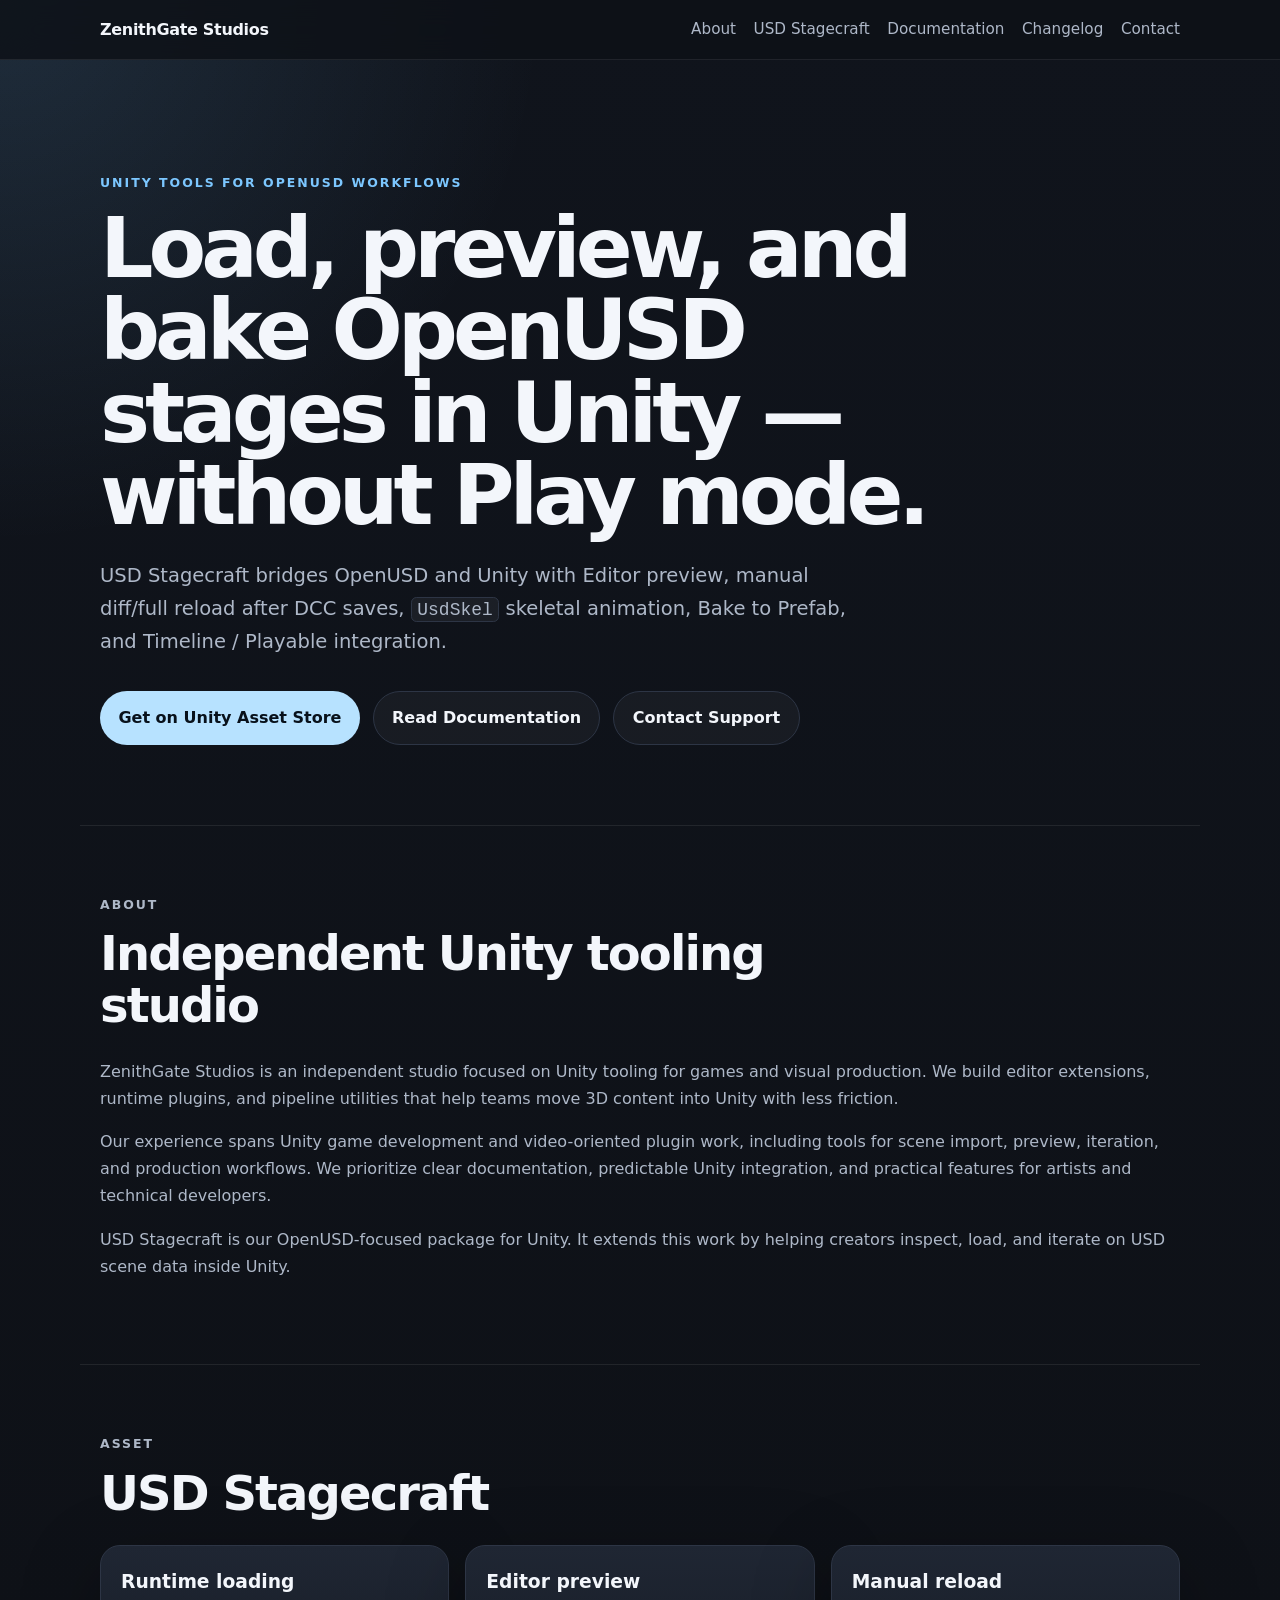
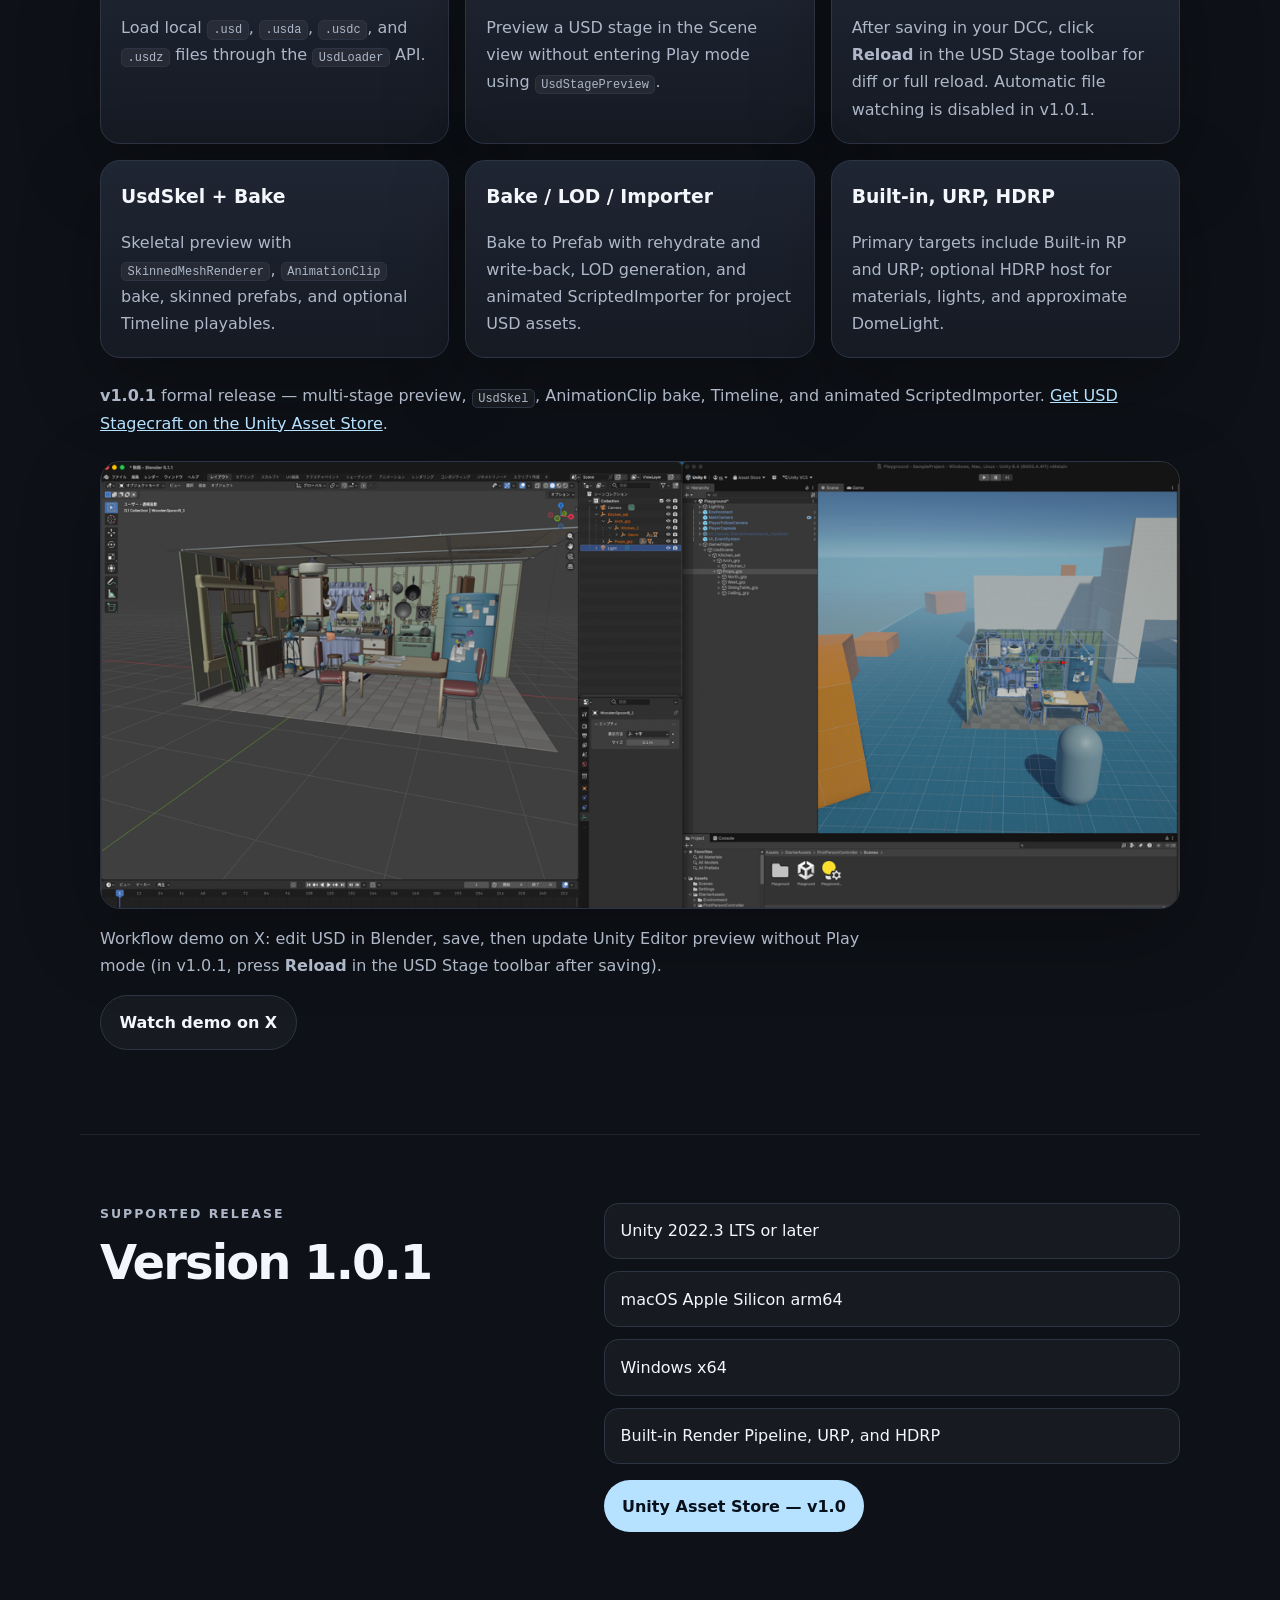
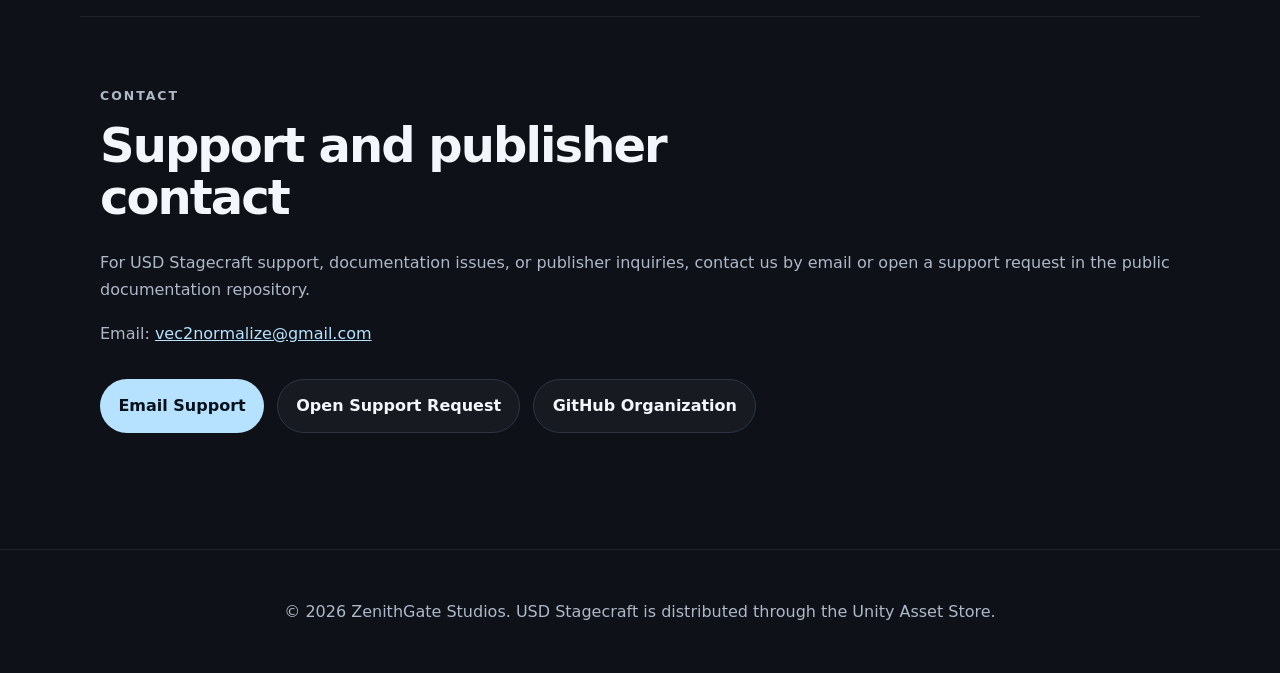
<file: index.html>
<!doctype html>
<html lang="en">
<head>
  <meta charset="utf-8">
  <meta name="viewport" content="width=device-width, initial-scale=1">
  <title>ZenithGate Studios | USD Stagecraft</title>
  <meta name="description" content="USD Stagecraft v1.0 — OpenUSD runtime loading, Editor preview, manual reload, UsdSkel, Bake to Prefab, and Timeline for Unity.">
  <link rel="stylesheet" href="styles.css">
</head>
<body>
  <header class="site-header">
    <nav class="nav" aria-label="Primary navigation">
      <a class="brand" href="index.html">ZenithGate Studios</a>
      <div class="nav-links">
        <a href="#about">About</a>
        <a href="#asset">USD Stagecraft</a>
        <a href="documentation.html">Documentation</a>
        <a href="changelog.html">Changelog</a>
        <a href="#contact">Contact</a>
      </div>
    </nav>
  </header>

  <main>
    <section class="hero">
      <p class="eyebrow">Unity tools for OpenUSD workflows</p>
      <h1>Load, preview, and bake OpenUSD stages in Unity — without Play mode.</h1>
      <p class="hero-copy">
        USD Stagecraft bridges OpenUSD and Unity with Editor preview, manual diff/full reload after DCC saves,
        <code>UsdSkel</code> skeletal animation, Bake to Prefab, and Timeline / Playable integration.
      </p>
      <div class="actions">
        <a class="button primary" href="https://assetstore.unity.com/packages/tools/integration/usd-stagecraft-377054" rel="noopener" target="_blank">Get on Unity Asset Store</a>
        <a class="button secondary" href="documentation.html">Read Documentation</a>
        <a class="button secondary" href="#contact">Contact Support</a>
      </div>
    </section>

    <section id="about" class="section">
      <div class="section-heading">
        <p class="eyebrow">About</p>
        <h2>Independent Unity tooling studio</h2>
      </div>
      <p>
        ZenithGate Studios is an independent studio focused on Unity tooling for games and visual
        production. We build editor extensions, runtime plugins, and pipeline utilities that help
        teams move 3D content into Unity with less friction.
      </p>
      <p>
        Our experience spans Unity game development and video-oriented plugin work, including tools
        for scene import, preview, iteration, and production workflows. We prioritize clear
        documentation, predictable Unity integration, and practical features for artists and
        technical developers.
      </p>
      <p>
        USD Stagecraft is our OpenUSD-focused package for Unity. It extends this work by helping
        creators inspect, load, and iterate on USD scene data inside Unity.
      </p>
    </section>

    <section id="asset" class="section">
      <div class="section-heading">
        <p class="eyebrow">Asset</p>
        <h2>USD Stagecraft</h2>
      </div>
      <div class="card-grid">
        <article class="card">
          <h3>Runtime loading</h3>
          <p>Load local <code>.usd</code>, <code>.usda</code>, <code>.usdc</code>, and <code>.usdz</code> files through the <code>UsdLoader</code> API.</p>
        </article>
        <article class="card">
          <h3>Editor preview</h3>
          <p>Preview a USD stage in the Scene view without entering Play mode using <code>UsdStagePreview</code>.</p>
        </article>
        <article class="card">
          <h3>Manual reload</h3>
          <p>After saving in your DCC, click <strong>Reload</strong> in the USD Stage toolbar for diff or full reload. Automatic file watching is disabled in v1.0.1.</p>
        </article>
        <article class="card">
          <h3>UsdSkel + Bake</h3>
          <p>Skeletal preview with <code>SkinnedMeshRenderer</code>, <code>AnimationClip</code> bake, skinned prefabs, and optional Timeline playables.</p>
        </article>
        <article class="card">
          <h3>Bake / LOD / Importer</h3>
          <p>Bake to Prefab with rehydrate and write-back, LOD generation, and animated ScriptedImporter for project USD assets.</p>
        </article>
        <article class="card">
          <h3>Built-in, URP, HDRP</h3>
          <p>Primary targets include Built-in RP and URP; optional HDRP host for materials, lights, and approximate DomeLight.</p>
        </article>
      </div>
      <p style="margin-top: 1.5rem;">
        <strong>v1.0.1</strong> formal release — multi-stage preview, <code>UsdSkel</code>, AnimationClip bake, Timeline, and animated ScriptedImporter.
        <a href="https://assetstore.unity.com/packages/tools/integration/usd-stagecraft-377054" rel="noopener" target="_blank">Get USD Stagecraft on the Unity Asset Store</a>.
      </p>
      <div class="demo-card">
        <a href="https://x.com/nagii123/status/2073392599000613274" rel="noopener" target="_blank">
          <img src="images/usd-stagecraft-v0.2-demo-thumbnail.png" alt="USD Stagecraft demo: Blender USD edit updates Unity Editor without Play mode">
        </a>
        <p>
          Workflow demo on X: edit USD in Blender, save, then update Unity Editor preview without Play mode
          (in v1.0.1, press <strong>Reload</strong> in the USD Stage toolbar after saving).
        </p>
        <p>
          <a class="button secondary" href="https://x.com/nagii123/status/2073392599000613274" rel="noopener" target="_blank">Watch demo on X</a>
        </p>
      </div>
    </section>

    <section class="section split">
      <div>
        <p class="eyebrow">Supported release</p>
        <h2>Version 1.0.1</h2>
      </div>
      <div>
        <ul class="check-list">
          <li>Unity 2022.3 LTS or later</li>
          <li>macOS Apple Silicon arm64</li>
          <li>Windows x64</li>
          <li>Built-in Render Pipeline, URP, and HDRP</li>
        </ul>
        <p style="margin-top: 1rem;">
          <a class="button primary" href="https://assetstore.unity.com/packages/tools/integration/usd-stagecraft-377054" rel="noopener" target="_blank">Unity Asset Store — v1.0</a>
        </p>
      </div>
    </section>

    <section id="contact" class="section contact">
      <div class="section-heading">
        <p class="eyebrow">Contact</p>
        <h2>Support and publisher contact</h2>
      </div>
      <p>
        For USD Stagecraft support, documentation issues, or publisher inquiries, contact us by email
        or open a support request in the public documentation repository.
      </p>
      <p>
        Email: <a href="mailto:vec2normalize@gmail.com">vec2normalize@gmail.com</a>
      </p>
      <div class="actions">
        <a class="button primary" href="mailto:vec2normalize@gmail.com">Email Support</a>
        <a class="button secondary" href="https://github.com/ZenithGateStudios/unity-usd-stagecraft-docs/issues/new">Open Support Request</a>
        <a class="button secondary" href="https://github.com/ZenithGateStudios">GitHub Organization</a>
      </div>
    </section>
  </main>

  <footer class="site-footer">
    <p>&copy; 2026 ZenithGate Studios. USD Stagecraft is distributed through the Unity Asset Store.</p>
  </footer>
</body>
</html>
</file>
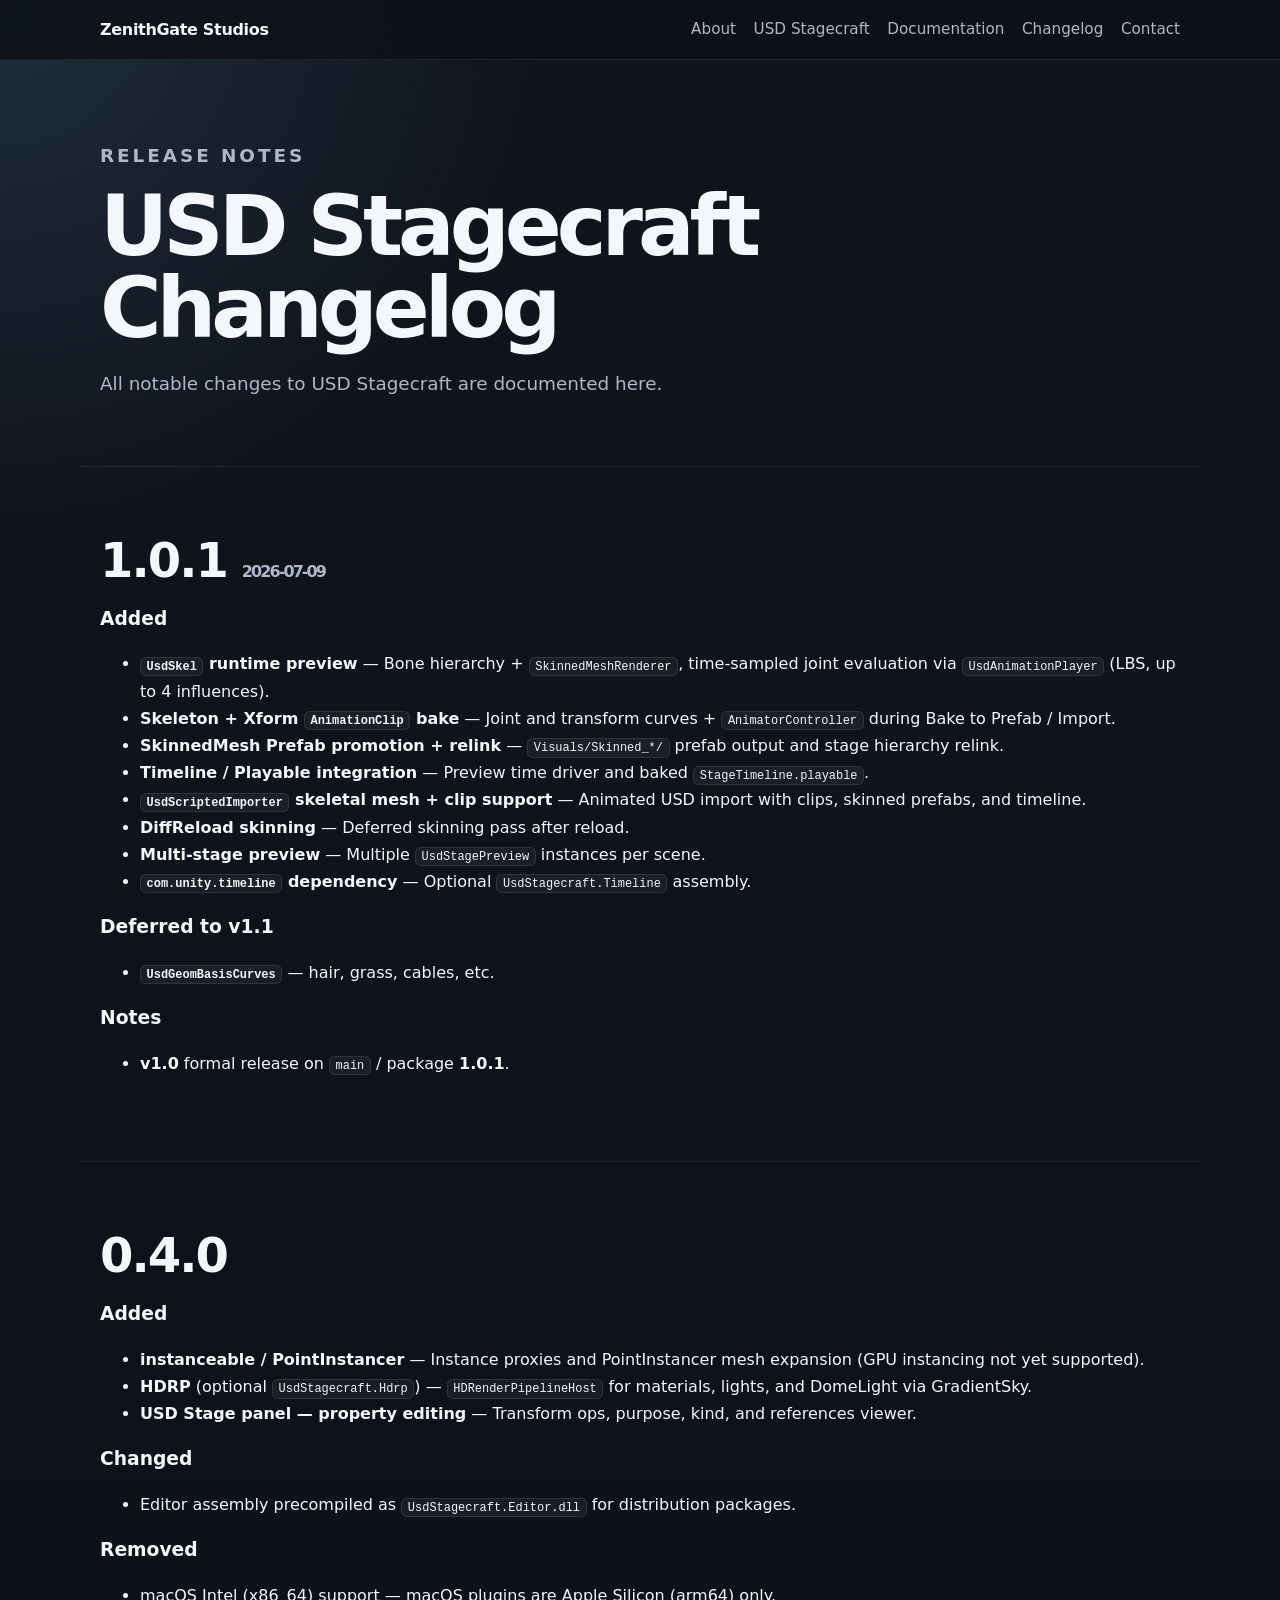
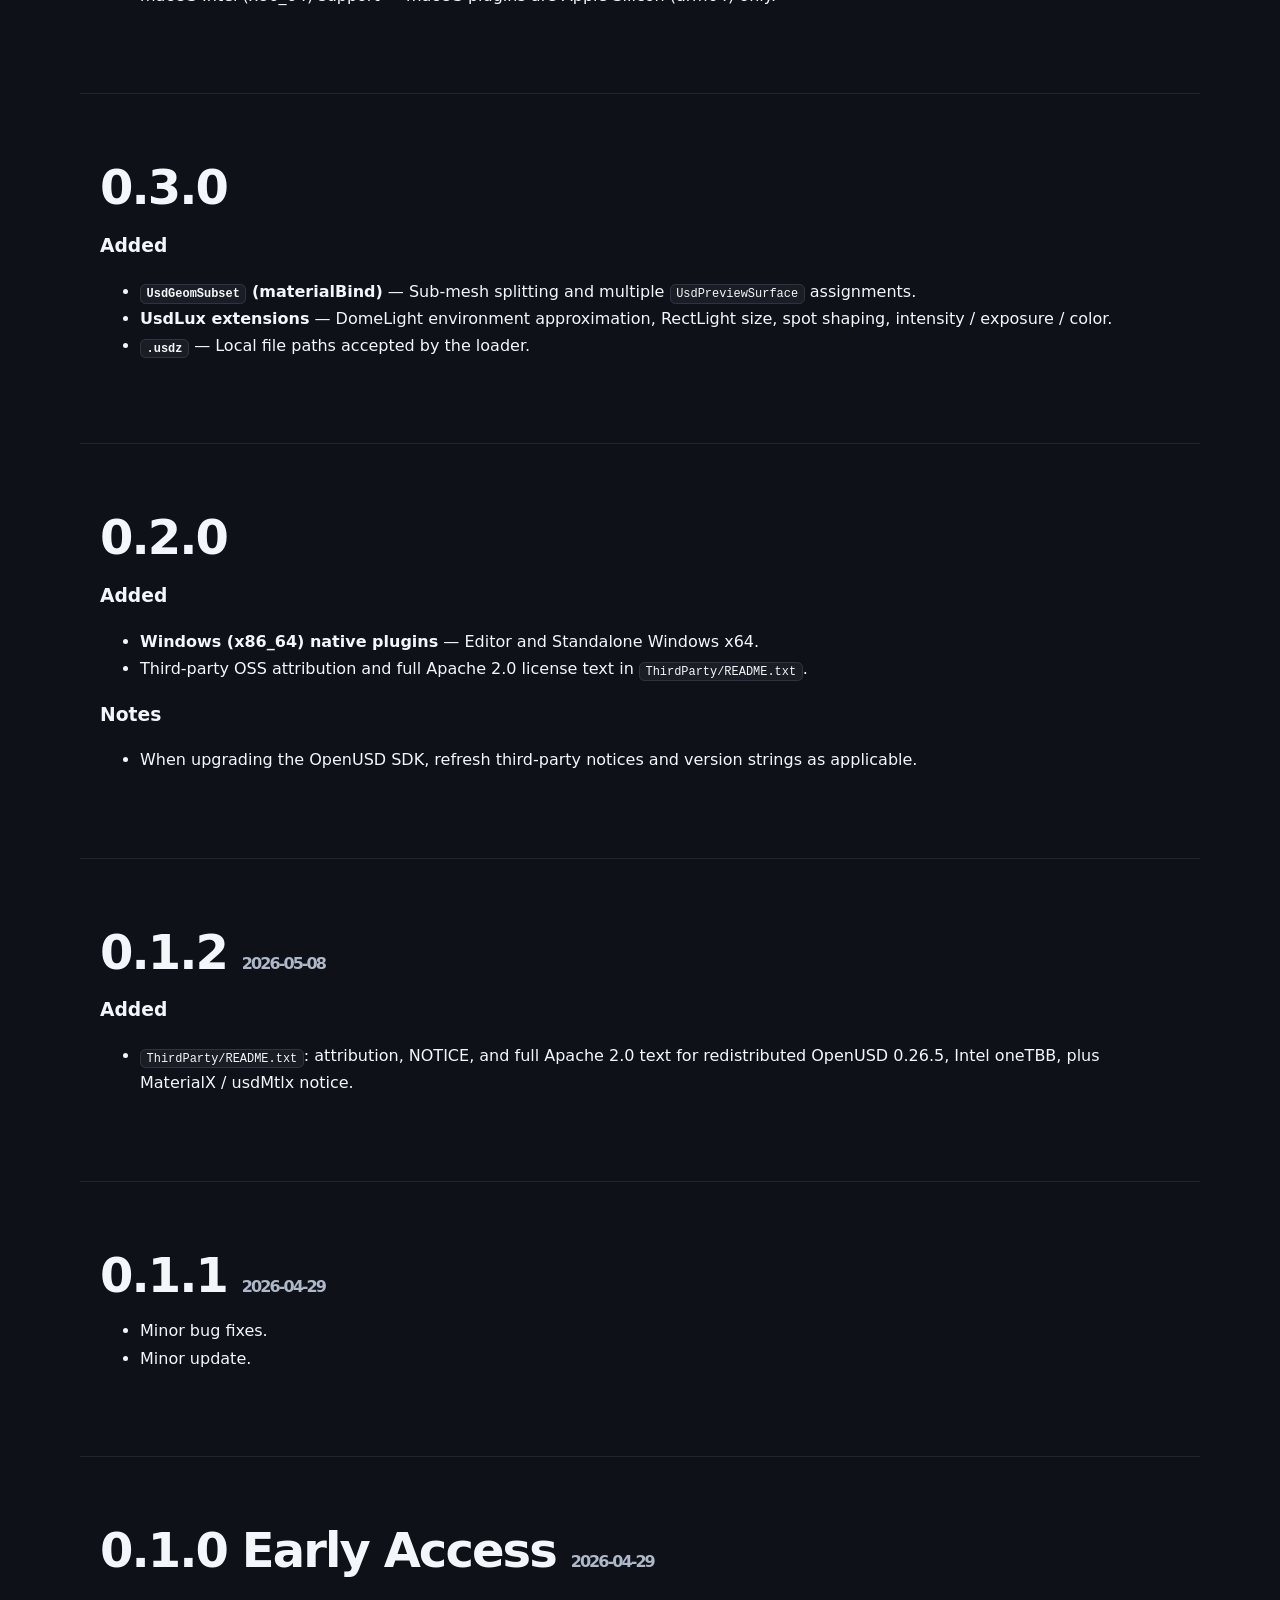
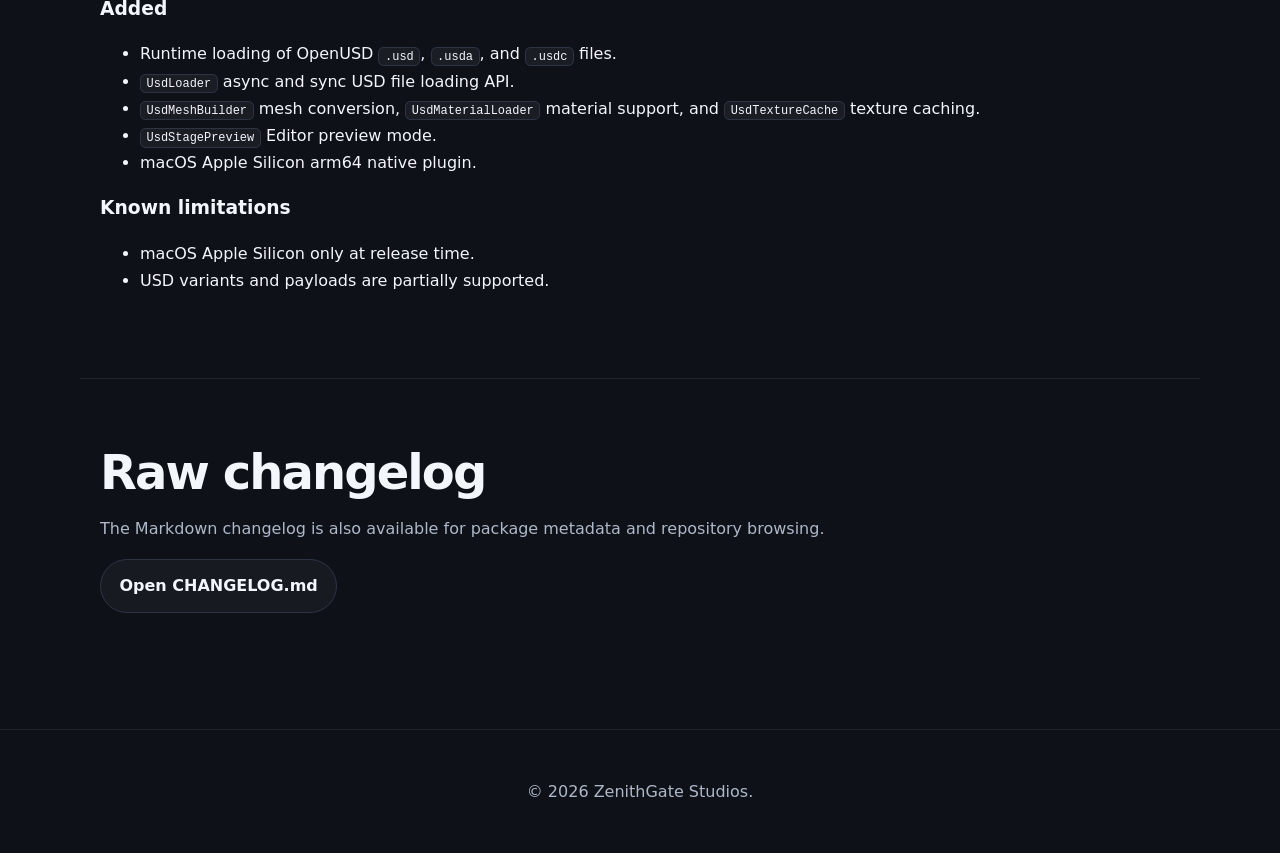
<file: changelog.html>
<!doctype html>
<html lang="en">
<head>
  <meta charset="utf-8">
  <meta name="viewport" content="width=device-width, initial-scale=1">
  <title>USD Stagecraft Changelog | ZenithGate Studios</title>
  <meta name="description" content="Release notes and changelog for USD Stagecraft by ZenithGate Studios.">
  <link rel="stylesheet" href="styles.css">
</head>
<body>
  <header class="site-header">
    <nav class="nav" aria-label="Primary navigation">
      <a class="brand" href="index.html">ZenithGate Studios</a>
      <div class="nav-links">
        <a href="index.html#about">About</a>
        <a href="index.html#asset">USD Stagecraft</a>
        <a href="documentation.html">Documentation</a>
        <a href="changelog.html">Changelog</a>
        <a href="index.html#contact">Contact</a>
      </div>
    </nav>
  </header>

  <main class="content-page">
    <section class="page-title">
      <p class="eyebrow">Release notes</p>
      <h1>USD Stagecraft Changelog</h1>
      <p>All notable changes to USD Stagecraft are documented here.</p>
    </section>

    <section class="section release">
      <h2>1.0.1 <span>2026-07-09</span></h2>
      <h3>Added</h3>
      <ul>
        <li><strong><code>UsdSkel</code> runtime preview</strong> — Bone hierarchy + <code>SkinnedMeshRenderer</code>, time-sampled joint evaluation via <code>UsdAnimationPlayer</code> (LBS, up to 4 influences).</li>
        <li><strong>Skeleton + Xform <code>AnimationClip</code> bake</strong> — Joint and transform curves + <code>AnimatorController</code> during Bake to Prefab / Import.</li>
        <li><strong>SkinnedMesh Prefab promotion + relink</strong> — <code>Visuals/Skinned_*/</code> prefab output and stage hierarchy relink.</li>
        <li><strong>Timeline / Playable integration</strong> — Preview time driver and baked <code>StageTimeline.playable</code>.</li>
        <li><strong><code>UsdScriptedImporter</code> skeletal mesh + clip support</strong> — Animated USD import with clips, skinned prefabs, and timeline.</li>
        <li><strong>DiffReload skinning</strong> — Deferred skinning pass after reload.</li>
        <li><strong>Multi-stage preview</strong> — Multiple <code>UsdStagePreview</code> instances per scene.</li>
        <li><strong><code>com.unity.timeline</code> dependency</strong> — Optional <code>UsdStagecraft.Timeline</code> assembly.</li>
      </ul>
      <h3>Deferred to v1.1</h3>
      <ul>
        <li><strong><code>UsdGeomBasisCurves</code></strong> — hair, grass, cables, etc.</li>
      </ul>
      <h3>Notes</h3>
      <ul>
        <li><strong>v1.0</strong> formal release on <code>main</code> / package <strong>1.0.1</strong>.</li>
      </ul>
    </section>

    <section class="section release">
      <h2>0.4.0</h2>
      <h3>Added</h3>
      <ul>
        <li><strong>instanceable / PointInstancer</strong> — Instance proxies and PointInstancer mesh expansion (GPU instancing not yet supported).</li>
        <li><strong>HDRP</strong> (optional <code>UsdStagecraft.Hdrp</code>) — <code>HDRenderPipelineHost</code> for materials, lights, and DomeLight via GradientSky.</li>
        <li><strong>USD Stage panel — property editing</strong> — Transform ops, purpose, kind, and references viewer.</li>
      </ul>
      <h3>Changed</h3>
      <ul>
        <li>Editor assembly precompiled as <code>UsdStagecraft.Editor.dll</code> for distribution packages.</li>
      </ul>
      <h3>Removed</h3>
      <ul>
        <li>macOS Intel (x86_64) support — macOS plugins are Apple Silicon (arm64) only.</li>
      </ul>
    </section>

    <section class="section release">
      <h2>0.3.0</h2>
      <h3>Added</h3>
      <ul>
        <li><strong><code>UsdGeomSubset</code> (materialBind)</strong> — Sub-mesh splitting and multiple <code>UsdPreviewSurface</code> assignments.</li>
        <li><strong>UsdLux extensions</strong> — DomeLight environment approximation, RectLight size, spot shaping, intensity / exposure / color.</li>
        <li><strong><code>.usdz</code></strong> — Local file paths accepted by the loader.</li>
      </ul>
    </section>

    <section class="section release">
      <h2>0.2.0</h2>
      <h3>Added</h3>
      <ul>
        <li><strong>Windows (x86_64) native plugins</strong> — Editor and Standalone Windows x64.</li>
        <li>Third-party OSS attribution and full Apache 2.0 license text in <code>ThirdParty/README.txt</code>.</li>
      </ul>
      <h3>Notes</h3>
      <ul>
        <li>When upgrading the OpenUSD SDK, refresh third-party notices and version strings as applicable.</li>
      </ul>
    </section>

    <section class="section release">
      <h2>0.1.2 <span>2026-05-08</span></h2>
      <h3>Added</h3>
      <ul>
        <li><code>ThirdParty/README.txt</code>: attribution, NOTICE, and full Apache 2.0 text for redistributed OpenUSD 0.26.5, Intel oneTBB, plus MaterialX / usdMtlx notice.</li>
      </ul>
    </section>

    <section class="section release">
      <h2>0.1.1 <span>2026-04-29</span></h2>
      <ul>
        <li>Minor bug fixes.</li>
        <li>Minor update.</li>
      </ul>
    </section>

    <section class="section release">
      <h2>0.1.0 Early Access <span>2026-04-29</span></h2>
      <h3>Added</h3>
      <ul>
        <li>Runtime loading of OpenUSD <code>.usd</code>, <code>.usda</code>, and <code>.usdc</code> files.</li>
        <li><code>UsdLoader</code> async and sync USD file loading API.</li>
        <li><code>UsdMeshBuilder</code> mesh conversion, <code>UsdMaterialLoader</code> material support, and <code>UsdTextureCache</code> texture caching.</li>
        <li><code>UsdStagePreview</code> Editor preview mode.</li>
        <li>macOS Apple Silicon arm64 native plugin.</li>
      </ul>
      <h3>Known limitations</h3>
      <ul>
        <li>macOS Apple Silicon only at release time.</li>
        <li>USD variants and payloads are partially supported.</li>
      </ul>
    </section>

    <section class="section">
      <h2>Raw changelog</h2>
      <p>The Markdown changelog is also available for package metadata and repository browsing.</p>
      <a class="button secondary" href="CHANGELOG.md">Open CHANGELOG.md</a>
    </section>
  </main>

  <footer class="site-footer">
    <p>&copy; 2026 ZenithGate Studios.</p>
  </footer>
</body>
</html>
</file>
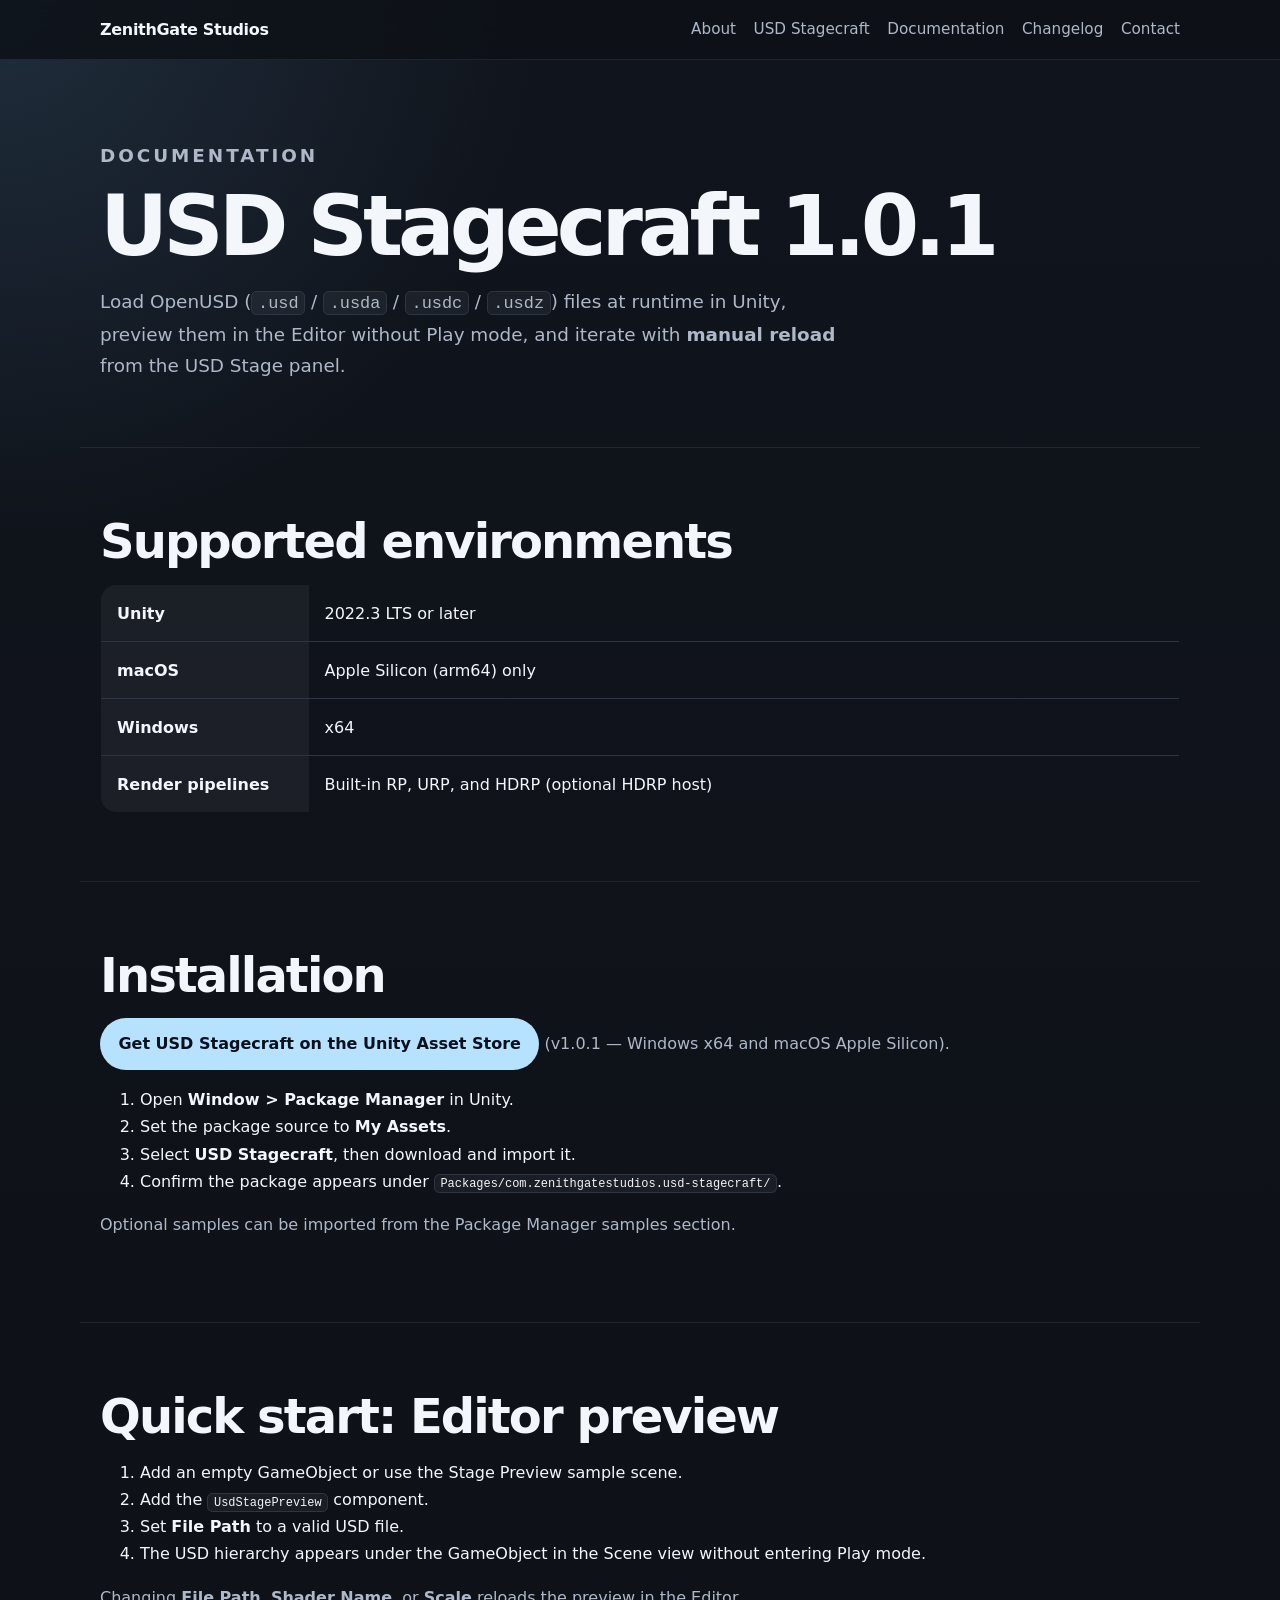
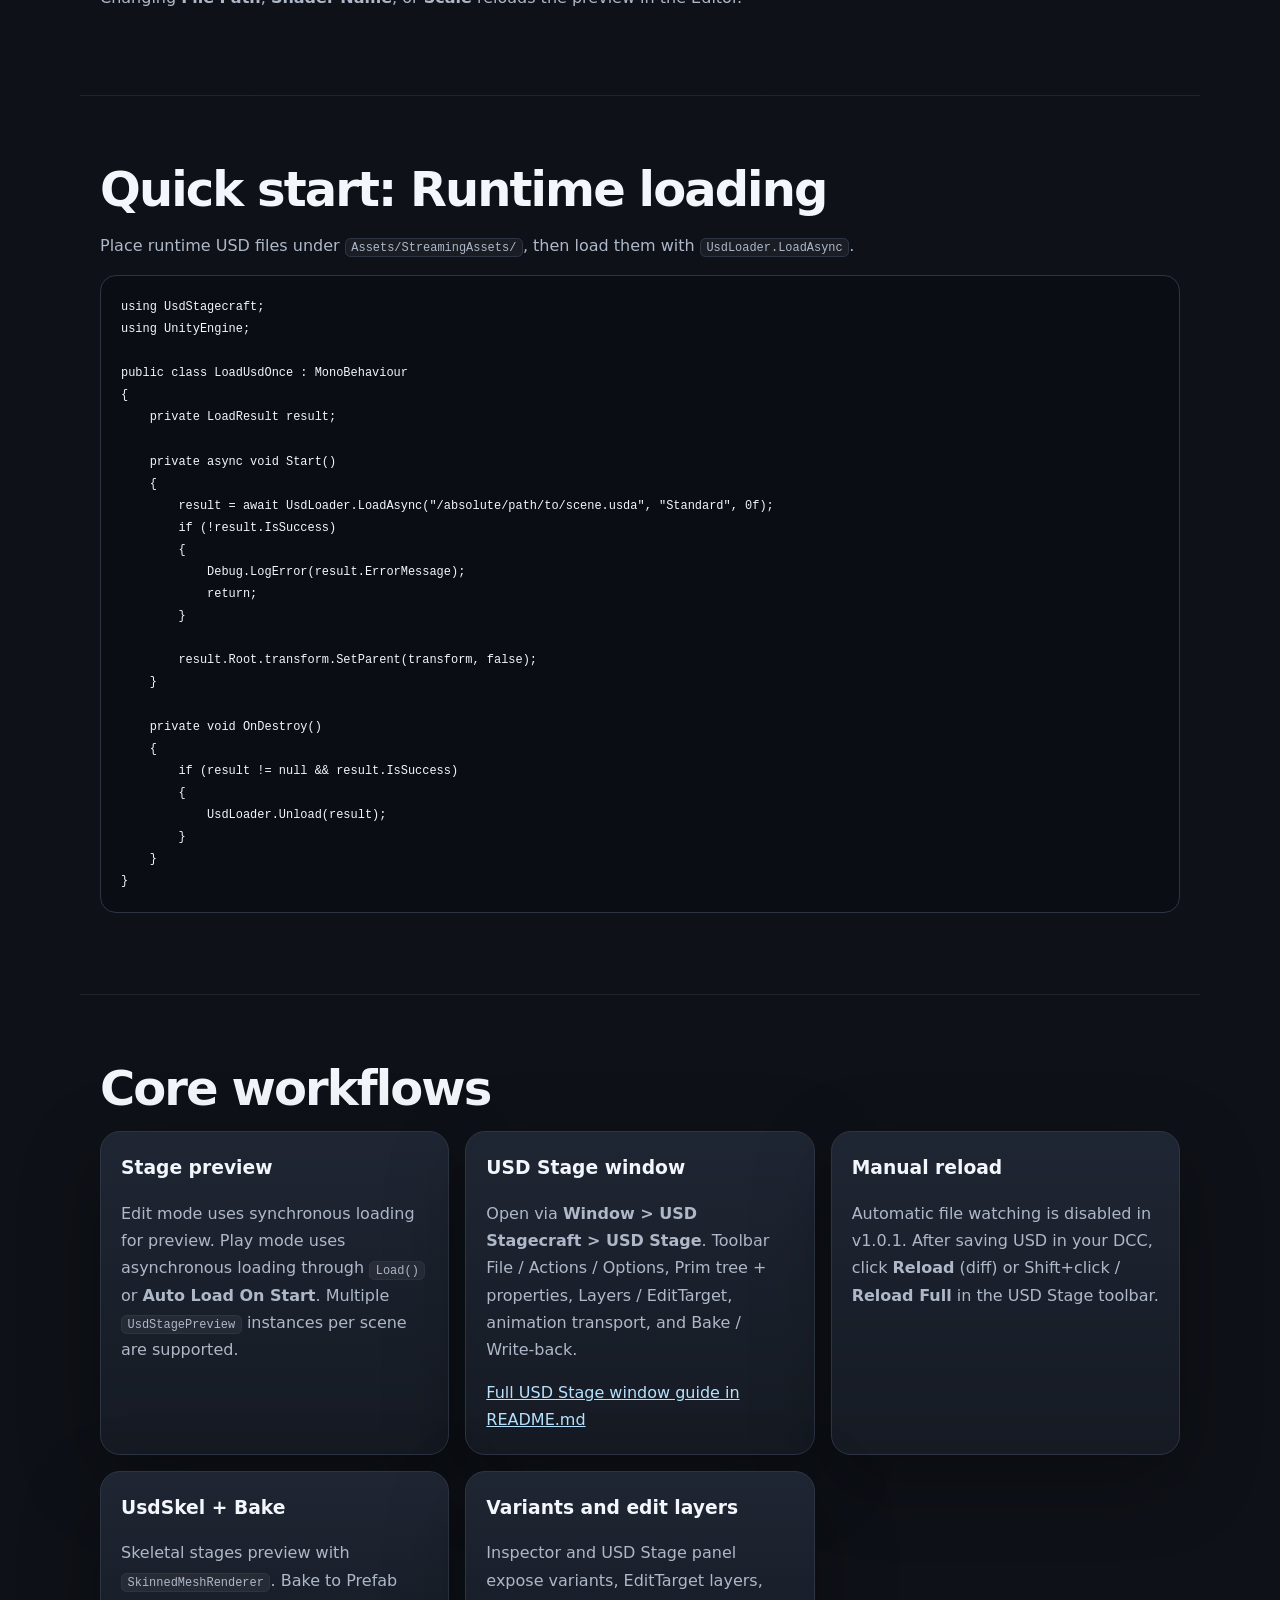
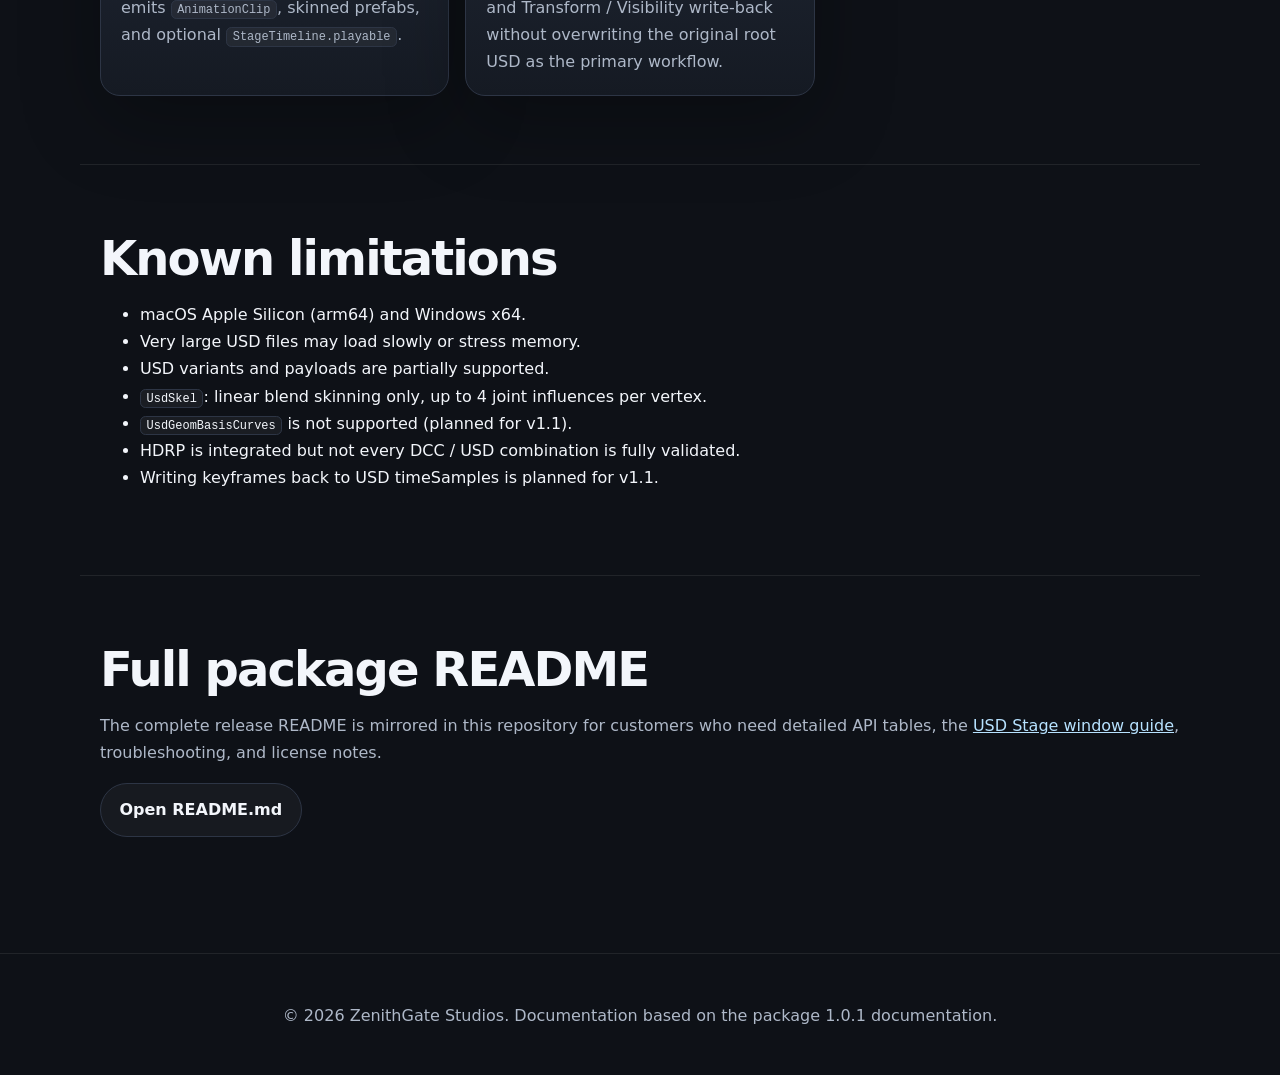
<file: documentation.html>
<!doctype html>
<html lang="en">
<head>
  <meta charset="utf-8">
  <meta name="viewport" content="width=device-width, initial-scale=1">
  <title>USD Stagecraft Documentation | ZenithGate Studios</title>
  <meta name="description" content="Documentation for USD Stagecraft 1.0.1 — OpenUSD runtime loading, Editor preview, manual reload, UsdSkel, and Bake to Prefab.">
  <link rel="stylesheet" href="styles.css">
</head>
<body>
  <header class="site-header">
    <nav class="nav" aria-label="Primary navigation">
      <a class="brand" href="index.html">ZenithGate Studios</a>
      <div class="nav-links">
        <a href="index.html#about">About</a>
        <a href="index.html#asset">USD Stagecraft</a>
        <a href="documentation.html">Documentation</a>
        <a href="changelog.html">Changelog</a>
        <a href="index.html#contact">Contact</a>
      </div>
    </nav>
  </header>

  <main class="content-page">
    <section class="page-title">
      <p class="eyebrow">Documentation</p>
      <h1>USD Stagecraft 1.0.1</h1>
      <p>Load OpenUSD (<code>.usd</code> / <code>.usda</code> / <code>.usdc</code> / <code>.usdz</code>) files at runtime in Unity, preview them in the Editor without Play mode, and iterate with <strong>manual reload</strong> from the USD Stage panel.</p>
    </section>

    <section class="section">
      <h2>Supported environments</h2>
      <div class="table-wrapper">
        <table>
          <tbody>
            <tr><th>Unity</th><td>2022.3 LTS or later</td></tr>
            <tr><th>macOS</th><td>Apple Silicon (arm64) only</td></tr>
            <tr><th>Windows</th><td>x64</td></tr>
            <tr><th>Render pipelines</th><td>Built-in RP, URP, and HDRP (optional HDRP host)</td></tr>
          </tbody>
        </table>
      </div>
    </section>

    <section class="section">
      <h2>Installation</h2>
      <p>
        <a class="button primary" href="https://assetstore.unity.com/packages/tools/integration/usd-stagecraft-377054" rel="noopener" target="_blank">Get USD Stagecraft on the Unity Asset Store</a>
        (v1.0.1 — Windows x64 and macOS Apple Silicon).
      </p>
      <ol>
        <li>Open <strong>Window &gt; Package Manager</strong> in Unity.</li>
        <li>Set the package source to <strong>My Assets</strong>.</li>
        <li>Select <strong>USD Stagecraft</strong>, then download and import it.</li>
        <li>Confirm the package appears under <code>Packages/com.zenithgatestudios.usd-stagecraft/</code>.</li>
      </ol>
      <p>Optional samples can be imported from the Package Manager samples section.</p>
    </section>

    <section class="section">
      <h2>Quick start: Editor preview</h2>
      <ol>
        <li>Add an empty GameObject or use the Stage Preview sample scene.</li>
        <li>Add the <code>UsdStagePreview</code> component.</li>
        <li>Set <strong>File Path</strong> to a valid USD file.</li>
        <li>The USD hierarchy appears under the GameObject in the Scene view without entering Play mode.</li>
      </ol>
      <p>Changing <strong>File Path</strong>, <strong>Shader Name</strong>, or <strong>Scale</strong> reloads the preview in the Editor.</p>
    </section>

    <section class="section">
      <h2>Quick start: Runtime loading</h2>
      <p>Place runtime USD files under <code>Assets/StreamingAssets/</code>, then load them with <code>UsdLoader.LoadAsync</code>.</p>
      <pre><code>using UsdStagecraft;
using UnityEngine;

public class LoadUsdOnce : MonoBehaviour
{
    private LoadResult result;

    private async void Start()
    {
        result = await UsdLoader.LoadAsync("/absolute/path/to/scene.usda", "Standard", 0f);
        if (!result.IsSuccess)
        {
            Debug.LogError(result.ErrorMessage);
            return;
        }

        result.Root.transform.SetParent(transform, false);
    }

    private void OnDestroy()
    {
        if (result != null &amp;&amp; result.IsSuccess)
        {
            UsdLoader.Unload(result);
        }
    }
}</code></pre>
    </section>

    <section class="section">
      <h2>Core workflows</h2>
      <div class="card-grid">
        <article class="card">
          <h3>Stage preview</h3>
          <p>Edit mode uses synchronous loading for preview. Play mode uses asynchronous loading through <code>Load()</code> or <strong>Auto Load On Start</strong>. Multiple <code>UsdStagePreview</code> instances per scene are supported.</p>
        </article>
        <article class="card">
          <h3>USD Stage window</h3>
          <p>Open via <strong>Window &gt; USD Stagecraft &gt; USD Stage</strong>. Toolbar File / Actions / Options, Prim tree + properties, Layers / EditTarget, animation transport, and Bake / Write-back.</p>
          <p><a href="README.md#usd-stage-window">Full USD Stage window guide in README.md</a></p>
        </article>
        <article class="card">
          <h3>Manual reload</h3>
          <p>Automatic file watching is disabled in v1.0.1. After saving USD in your DCC, click <strong>Reload</strong> (diff) or Shift+click / <strong>Reload Full</strong> in the USD Stage toolbar.</p>
        </article>
        <article class="card">
          <h3>UsdSkel + Bake</h3>
          <p>Skeletal stages preview with <code>SkinnedMeshRenderer</code>. Bake to Prefab emits <code>AnimationClip</code>, skinned prefabs, and optional <code>StageTimeline.playable</code>.</p>
        </article>
        <article class="card">
          <h3>Variants and edit layers</h3>
          <p>Inspector and USD Stage panel expose variants, EditTarget layers, and Transform / Visibility write-back without overwriting the original root USD as the primary workflow.</p>
        </article>
      </div>
    </section>

    <section class="section">
      <h2>Known limitations</h2>
      <ul>
        <li>macOS Apple Silicon (arm64) and Windows x64.</li>
        <li>Very large USD files may load slowly or stress memory.</li>
        <li>USD variants and payloads are partially supported.</li>
        <li><code>UsdSkel</code>: linear blend skinning only, up to 4 joint influences per vertex.</li>
        <li><code>UsdGeomBasisCurves</code> is not supported (planned for v1.1).</li>
        <li>HDRP is integrated but not every DCC / USD combination is fully validated.</li>
        <li>Writing keyframes back to USD timeSamples is planned for v1.1.</li>
      </ul>
    </section>

    <section class="section">
      <h2>Full package README</h2>
      <p>The complete release README is mirrored in this repository for customers who need detailed API tables, the <a href="README.md#usd-stage-window">USD Stage window guide</a>, troubleshooting, and license notes.</p>
      <a class="button secondary" href="README.md">Open README.md</a>
    </section>
  </main>

  <footer class="site-footer">
    <p>&copy; 2026 ZenithGate Studios. Documentation based on the package 1.0.1 documentation.</p>
  </footer>
</body>
</html>
</file>
<file: styles.css>
:root {
  color-scheme: light dark;
  --bg: #0e1117;
  --surface: #151a23;
  --surface-strong: #1f2633;
  --text: #f3f6fb;
  --muted: #aeb8c8;
  --accent: #7cc7ff;
  --accent-strong: #b7e2ff;
  --border: #2d3545;
  --shadow: 0 24px 80px rgba(0, 0, 0, 0.28);
  font-family: Inter, ui-sans-serif, system-ui, -apple-system, BlinkMacSystemFont, "Segoe UI", sans-serif;
}

* {
  box-sizing: border-box;
}

html {
  scroll-behavior: smooth;
}

body {
  margin: 0;
  background:
    radial-gradient(circle at top left, rgba(124, 199, 255, 0.14), transparent 34rem),
    linear-gradient(180deg, #10141c 0%, var(--bg) 42%);
  color: var(--text);
  line-height: 1.7;
}

a {
  color: var(--accent-strong);
}

code {
  border: 1px solid var(--border);
  border-radius: 0.35rem;
  background: rgba(255, 255, 255, 0.05);
  padding: 0.1rem 0.35rem;
  font-size: 0.92em;
}

pre {
  overflow-x: auto;
  border: 1px solid var(--border);
  border-radius: 1rem;
  background: #0a0d13;
  padding: 1.25rem;
}

pre code {
  border: 0;
  background: transparent;
  padding: 0;
}

.site-header {
  position: sticky;
  top: 0;
  z-index: 10;
  border-bottom: 1px solid rgba(255, 255, 255, 0.08);
  background: rgba(14, 17, 23, 0.84);
  backdrop-filter: blur(18px);
}

.nav {
  display: flex;
  align-items: center;
  justify-content: space-between;
  max-width: 1120px;
  margin: 0 auto;
  padding: 1rem 1.25rem;
  gap: 1rem;
}

.brand {
  color: var(--text);
  font-weight: 800;
  text-decoration: none;
  letter-spacing: -0.02em;
}

.nav-links {
  display: flex;
  flex-wrap: wrap;
  gap: 0.8rem 1.1rem;
}

.nav-links a {
  color: var(--muted);
  font-size: 0.95rem;
  text-decoration: none;
}

.nav-links a:hover {
  color: var(--text);
}

.hero,
.content-page,
.section {
  max-width: 1120px;
  margin: 0 auto;
}

.hero {
  padding: 7rem 1.25rem 5rem;
}

.hero h1,
.page-title h1 {
  max-width: 900px;
  margin: 0;
  font-size: clamp(2.6rem, 7vw, 5.25rem);
  line-height: 0.98;
  letter-spacing: -0.06em;
}

.hero-copy,
.page-title p,
.section p {
  color: var(--muted);
}

.hero-copy {
  max-width: 760px;
  margin: 1.4rem 0 0;
  font-size: 1.22rem;
}

.eyebrow {
  margin: 0 0 0.85rem;
  color: var(--accent);
  font-size: 0.78rem;
  font-weight: 800;
  letter-spacing: 0.16em;
  text-transform: uppercase;
}

.actions {
  display: flex;
  flex-wrap: wrap;
  gap: 0.8rem;
  margin-top: 2rem;
}

.button {
  display: inline-flex;
  align-items: center;
  justify-content: center;
  border-radius: 999px;
  padding: 0.78rem 1.15rem;
  font-weight: 700;
  text-decoration: none;
}

.button.primary {
  background: var(--accent-strong);
  color: #08111b;
}

.button.secondary {
  border: 1px solid var(--border);
  color: var(--text);
  background: rgba(255, 255, 255, 0.04);
}

.section {
  padding: 4.25rem 1.25rem;
  border-top: 1px solid rgba(255, 255, 255, 0.08);
}

.section-heading {
  max-width: 760px;
  margin-bottom: 1.6rem;
}

.section h2,
.page-title h1 {
  color: var(--text);
}

.section h2 {
  margin: 0 0 1rem;
  font-size: clamp(1.8rem, 4vw, 3rem);
  line-height: 1.08;
  letter-spacing: -0.04em;
}

.section h3 {
  margin: 0 0 0.65rem;
}

.card-grid {
  display: grid;
  grid-template-columns: repeat(3, minmax(0, 1fr));
  gap: 1rem;
}

.card {
  min-height: 100%;
  border: 1px solid var(--border);
  border-radius: 1.25rem;
  background: linear-gradient(180deg, var(--surface-strong), var(--surface));
  padding: 1.25rem;
  box-shadow: var(--shadow);
}

.card p {
  margin-bottom: 0;
}

.demo-card {
  margin-top: 1.5rem;
}

.demo-card img {
  display: block;
  width: 100%;
  border: 1px solid var(--border);
  border-radius: 1.25rem;
  box-shadow: var(--shadow);
}

.demo-card p {
  max-width: 760px;
}

.split {
  display: grid;
  grid-template-columns: minmax(0, 0.9fr) minmax(0, 1.1fr);
  gap: 2rem;
  align-items: start;
}

.check-list {
  display: grid;
  gap: 0.75rem;
  margin: 0;
  padding: 0;
  list-style: none;
}

.check-list li {
  border: 1px solid var(--border);
  border-radius: 0.9rem;
  background: rgba(255, 255, 255, 0.04);
  padding: 0.85rem 1rem;
}

.contact {
  margin-bottom: 3rem;
}

.content-page {
  padding: 0 0 3rem;
}

.page-title {
  padding: 5rem 1.25rem 3rem;
}

.page-title p {
  max-width: 760px;
  font-size: 1.15rem;
}

.table-wrapper {
  overflow-x: auto;
}

table {
  width: 100%;
  border-collapse: collapse;
  border: 1px solid var(--border);
  border-radius: 1rem;
  overflow: hidden;
}

th,
td {
  border-bottom: 1px solid var(--border);
  padding: 0.9rem 1rem;
  text-align: left;
  vertical-align: top;
}

th {
  width: 13rem;
  background: rgba(255, 255, 255, 0.05);
}

tr:last-child th,
tr:last-child td {
  border-bottom: 0;
}

.release h2 span {
  color: var(--muted);
  font-size: 1rem;
  font-weight: 600;
}

.site-footer {
  border-top: 1px solid rgba(255, 255, 255, 0.08);
  color: var(--muted);
  padding: 2rem 1.25rem;
  text-align: center;
}

@media (max-width: 820px) {
  .nav {
    align-items: flex-start;
    flex-direction: column;
  }

  .hero {
    padding-top: 4.5rem;
  }

  .card-grid,
  .split {
    grid-template-columns: 1fr;
  }
}
</file>
